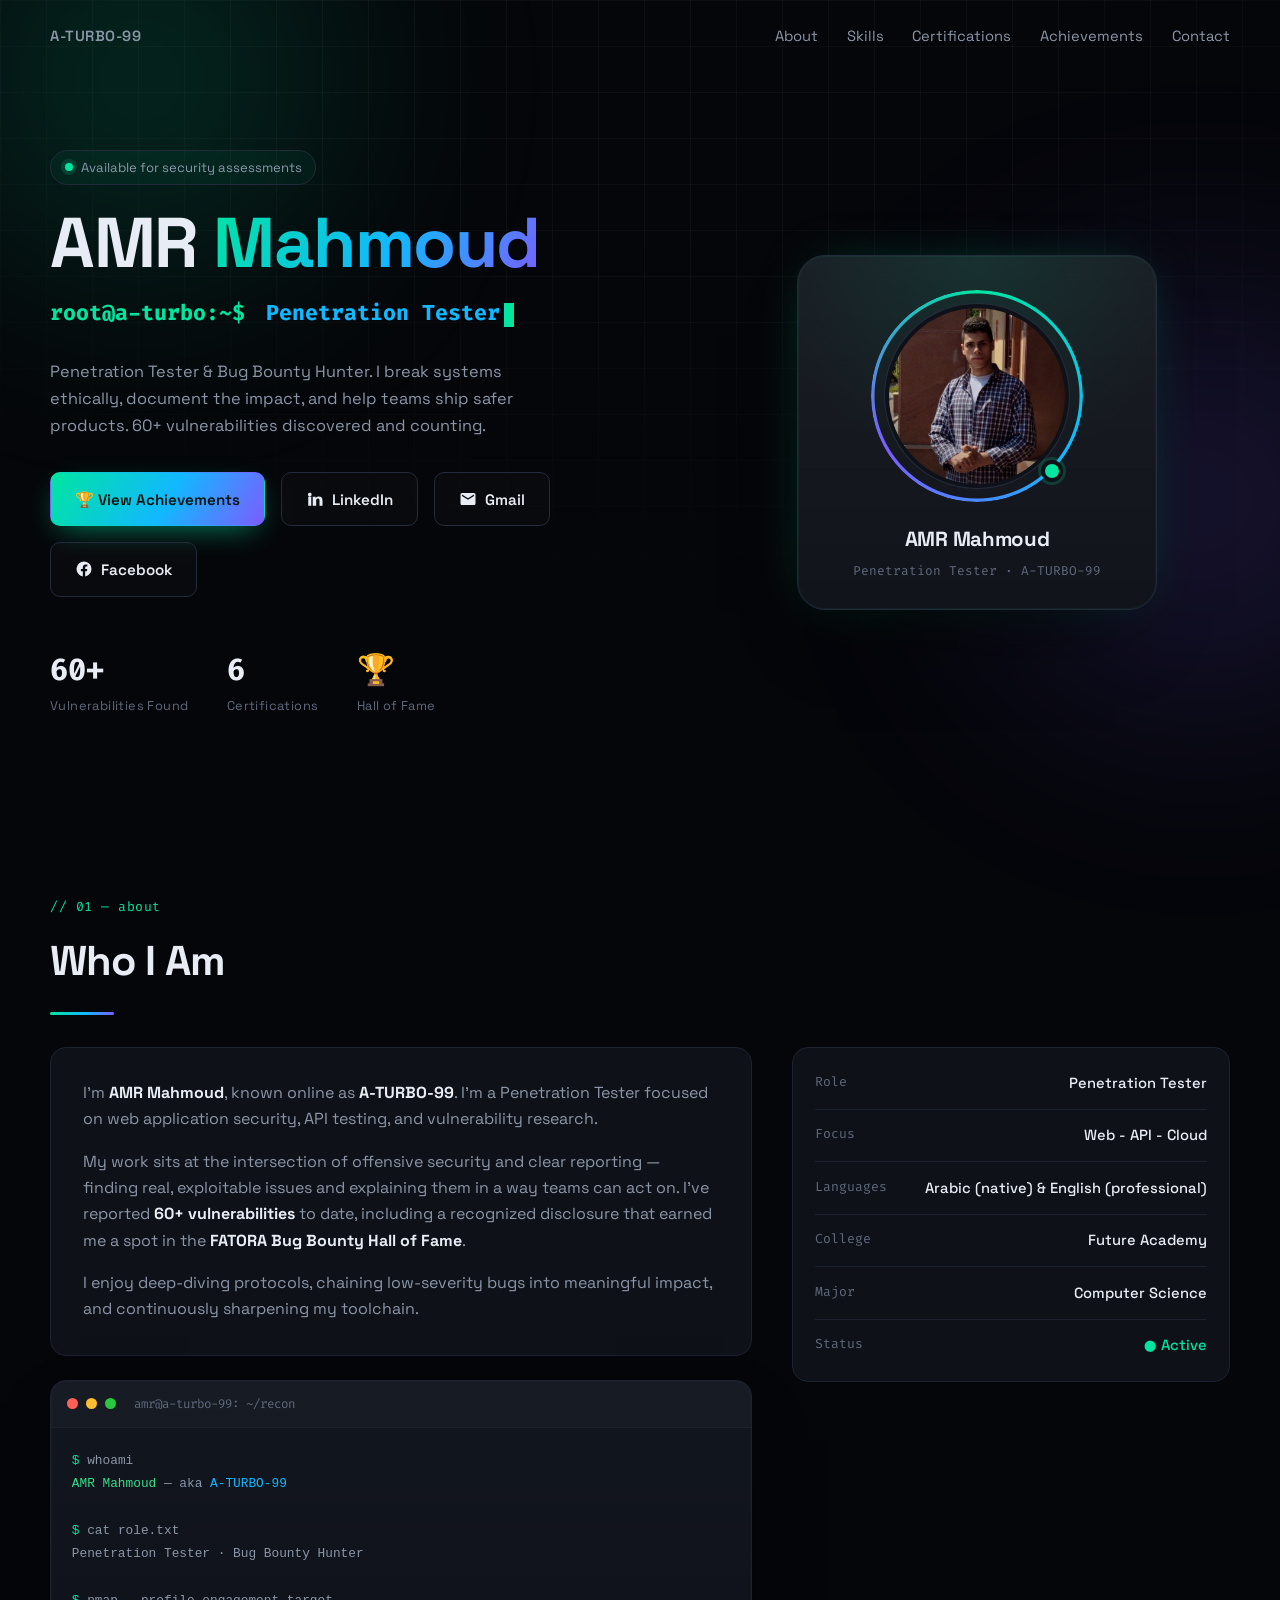
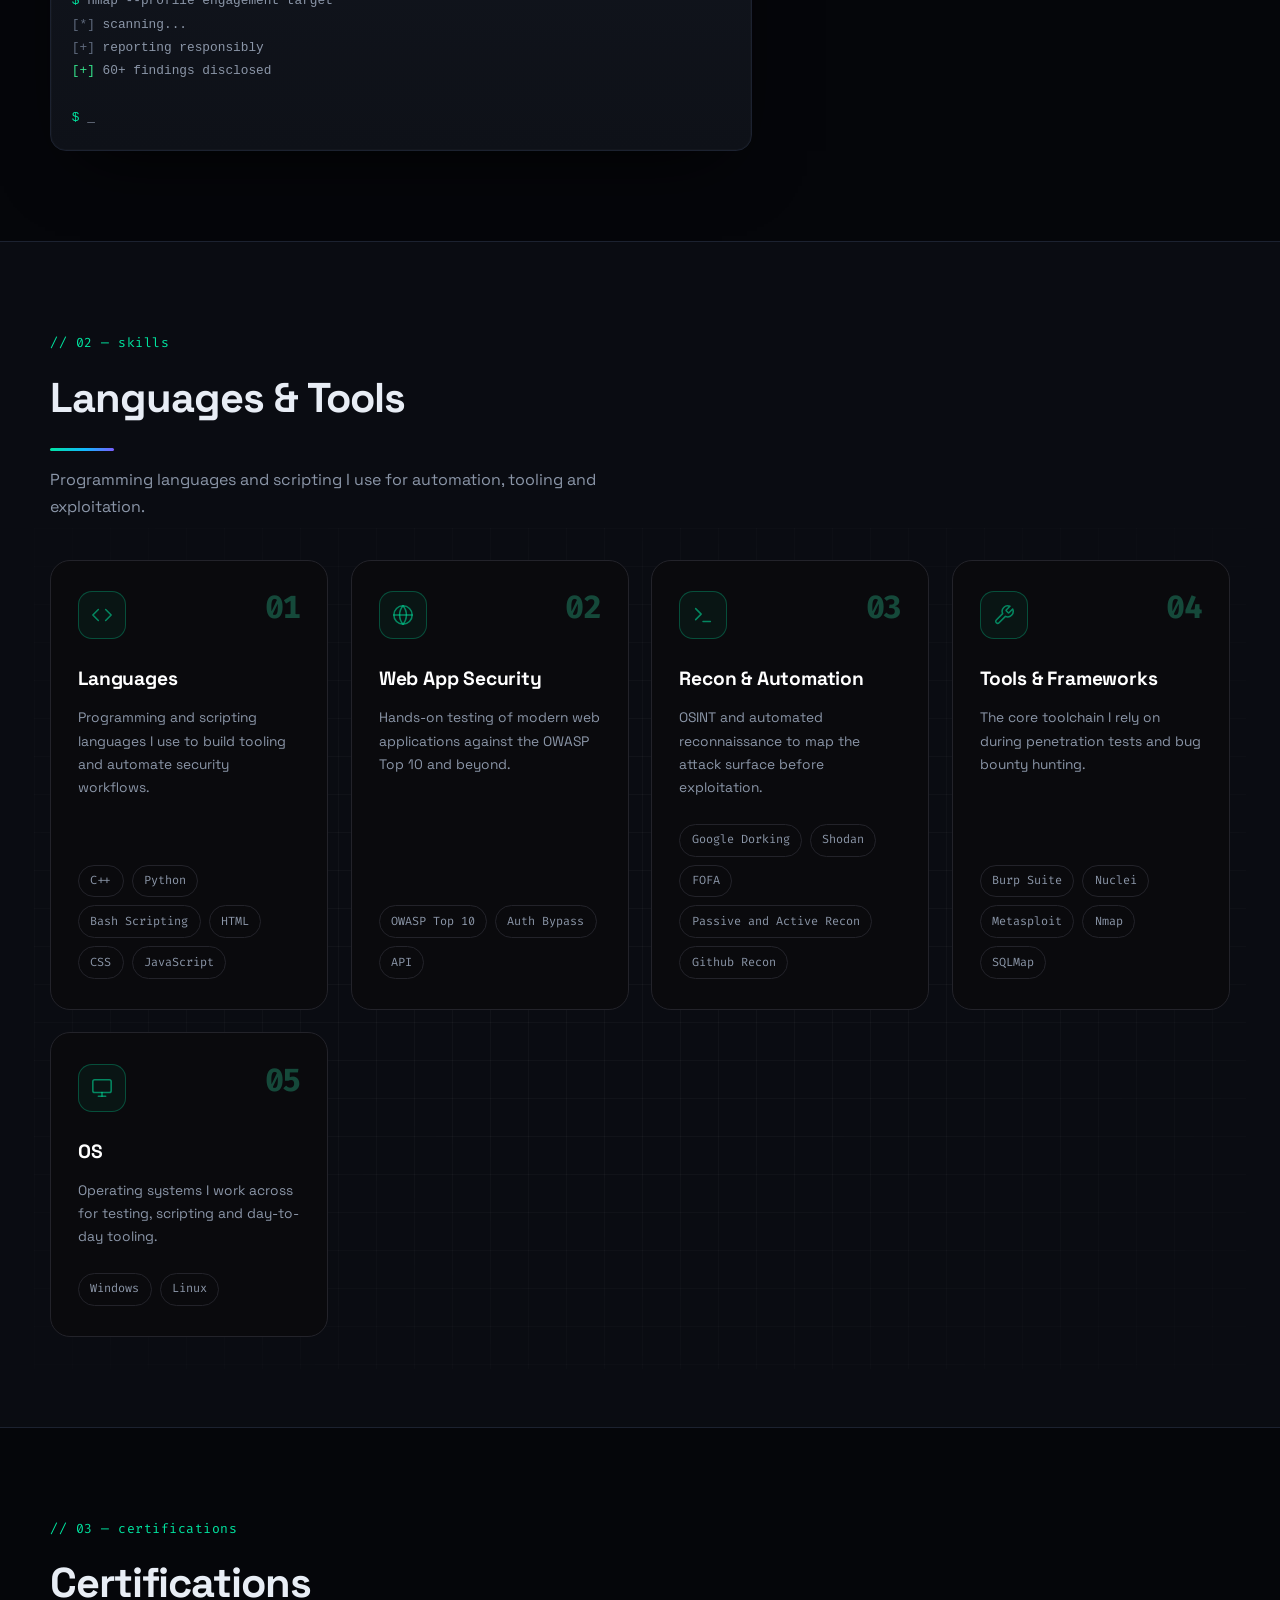
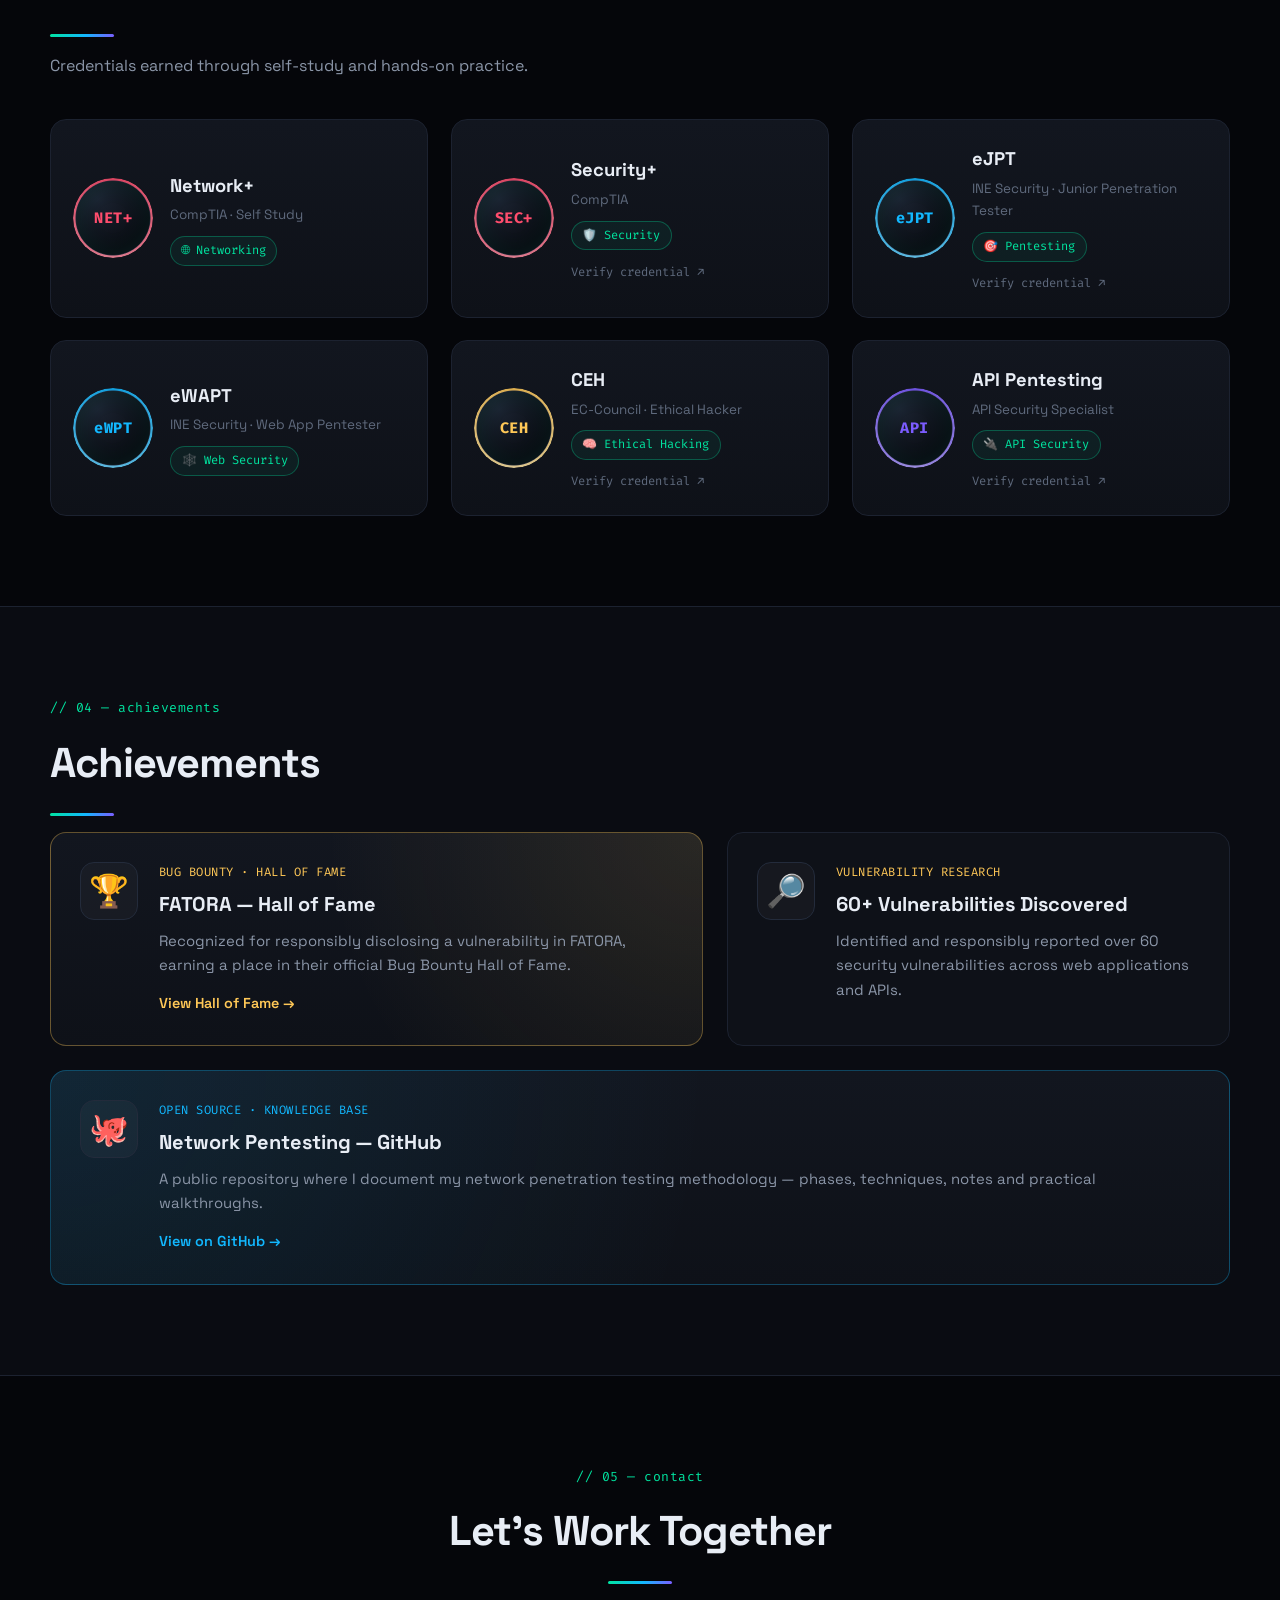
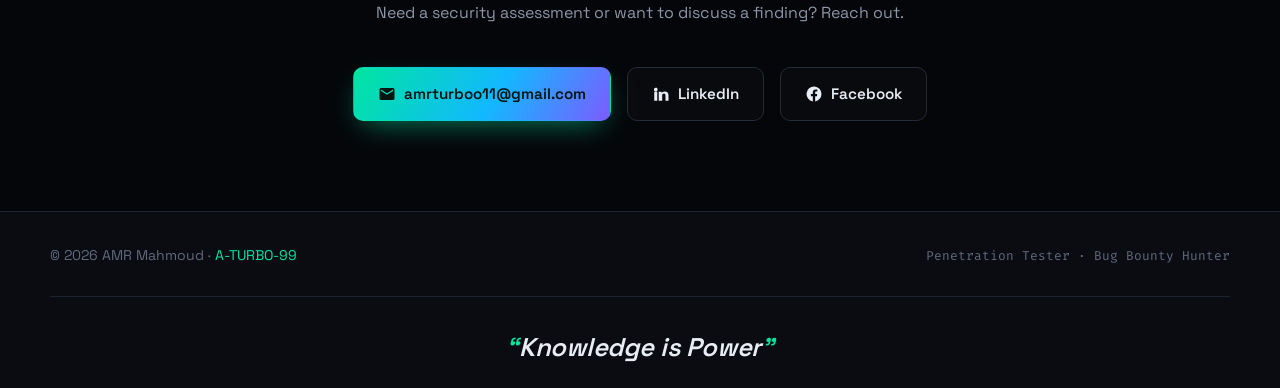
<file: index.html>
<!DOCTYPE html>
<html lang="en">
<head>
<meta charset="UTF-8" />
<meta name="viewport" content="width=device-width, initial-scale=1.0, viewport-fit=cover" />
<meta name="theme-color" content="#05060a" />
<link rel="icon" type="image/png" sizes="32x32" href="assets/favicon.png" />
<link rel="icon" type="image/x-icon" href="assets/favicon.ico" />
<link rel="apple-touch-icon" href="assets/apple-touch-icon.png" />
<title>AMR Mahmoud | Penetration Tester — A-TURBO-99</title>
<meta name="description" content="AMR Mahmoud (A-TURBO-99) — Penetration Tester & Bug Bounty Hunter. 60+ vulnerabilities discovered, FATORA Hall of Fame." />
<link rel="preconnect" href="https://fonts.googleapis.com" />
<link rel="preconnect" href="https://fonts.gstatic.com" crossorigin />
<link href="https://fonts.googleapis.com/css2?family=Fira+Code:wght@400;500;600&family=Space+Grotesk:wght@400;500;600;700&display=swap" rel="stylesheet" />
<link rel="stylesheet" href="css/style.css" />
</head>
<body>

<!-- ===== Background FX ===== -->
<div class="bg-grid" aria-hidden="true"></div>
<div class="bg-glow bg-glow--one" aria-hidden="true"></div>
<div class="bg-glow bg-glow--two" aria-hidden="true"></div>

<!-- ===== Navbar ===== -->
<header class="nav" id="nav">
  <div class="container nav__inner">
    <a href="#home" class="nav__brand">
      <span class="nav__name">A-TURBO-99</span>
    </a>

    <nav class="nav__links" id="navLinks">
      <a href="#about">About</a>
      <a href="#skills">Skills</a>
      <a href="#certs">Certifications</a>
      <a href="#achievements">Achievements</a>
      <a href="#contact">Contact</a>
    </nav>

    <button class="nav__toggle" id="navToggle" aria-label="Toggle menu">
      <span></span><span></span><span></span>
    </button>
  </div>
</header>

<main>

  <!-- ===== Hero ===== -->
  <section class="hero" id="home">
    <div class="container hero__inner">
      <div class="hero__text">
        <p class="hero__eyebrow"><span class="dot"></span> Available for security assessments</p>
        <h1 class="hero__title">
          AMR <span class="grad">Mahmoud</span>
        </h1>
        <h2 class="hero__role">
          <span class="prompt">root@a-turbo:~$</span>
          <span id="typed" class="typed"></span><span class="caret"></span>
        </h2>
        <p class="hero__desc">
          Penetration Tester & Bug Bounty Hunter. I break systems ethically,
          document the impact, and help teams ship safer products. 60+ vulnerabilities
          discovered and counting.
        </p>

        <div class="hero__cta">
          <a href="#achievements" class="btn btn--primary">🏆 View Achievements</a>
          <a href="https://www.linkedin.com/in/amr-mahmoud-92461738a/" target="_blank" rel="noopener" class="btn btn--ghost">
            <svg class="btn__icon" viewBox="0 0 24 24" fill="currentColor" aria-hidden="true"><path d="M4.98 3.5A2.5 2.5 0 1 0 5 8.5a2.5 2.5 0 0 0-.02-5ZM3 9h4v12H3V9Zm6 0h3.83v1.64h.05c.53-1 1.84-2.06 3.78-2.06C20.6 8.58 22 10.6 22 14.02V21h-4v-6.19c0-1.48-.03-3.38-2.06-3.38-2.06 0-2.38 1.6-2.38 3.27V21H9V9Z"/></svg>
            LinkedIn
          </a>
          <a href="mailto:amrturboo11@gmail.com" class="btn btn--ghost">
            <svg class="btn__icon" viewBox="0 0 24 24" fill="currentColor" aria-hidden="true"><path d="M20 4H4a2 2 0 0 0-2 2v12a2 2 0 0 0 2 2h16a2 2 0 0 0 2-2V6a2 2 0 0 0-2-2Zm0 4-8 5-8-5V6l8 5 8-5v2Z"/></svg>
            Gmail
          </a>
          <a href="https://www.facebook.com/amr.mahmoud.474639/" target="_blank" rel="noopener" class="btn btn--ghost">
            <svg class="btn__icon" viewBox="0 0 24 24" fill="currentColor" aria-hidden="true"><path d="M22 12a10 10 0 1 0-11.56 9.88v-6.99H7.9V12h2.54V9.8c0-2.5 1.49-3.89 3.77-3.89 1.09 0 2.24.2 2.24.2v2.46h-1.26c-1.24 0-1.63.77-1.63 1.56V12h2.78l-.44 2.89h-2.34v6.99A10 10 0 0 0 22 12Z"/></svg>
            Facebook
          </a>
        </div>

        <ul class="hero__stats">
          <li><strong>60+</strong><span>Vulnerabilities Found</span></li>
          <li><strong>6</strong><span>Certifications</span></li>
          <li><strong>🏆</strong><span>Hall of Fame</span></li>
        </ul>
      </div>

      <div class="hero__profile">
        <div class="profile">
          <div class="profile__avatar">
            <span class="profile__ring" aria-hidden="true"></span>
            <div class="profile__photo">
              <img src="assets/amr-mahmoud.jpg" alt="AMR Mahmoud — A-TURBO-99, Penetration Tester" loading="eager" />
              <span class="profile__scan" aria-hidden="true"></span>
            </div>
            <span class="profile__status" title="Available"></span>
          </div>

          <div class="profile__id">
            <strong>AMR Mahmoud</strong>
            <span>Penetration Tester · A-TURBO-99</span>
          </div>

        </div>
      </div>
    </div>
  </section>

  <!-- ===== About ===== -->
  <section class="section" id="about">
    <div class="container">
      <p class="section__tag">// 01 — about</p>
      <h2 class="section__title">Who I Am</h2>

      <div class="about">
        <div class="about__main">
          <div class="about__card">
            <p>
              I'm <strong>AMR Mahmoud</strong>, known online as <strong class="accent">A-TURBO-99</strong>.
              I'm a Penetration Tester focused on web application security, API testing,
              and vulnerability research.
            </p>
            <p>
              My work sits at the intersection of offensive security and clear reporting —
              finding real, exploitable issues and explaining them in a way teams can act on.
              I've reported <strong>60+ vulnerabilities</strong> to date, including a recognized
              disclosure that earned me a spot in the <strong>FATORA Bug Bounty Hall of Fame</strong>.
            </p>
            <p>
              I enjoy deep-diving protocols, chaining low-severity bugs into meaningful impact,
              and continuously sharpening my toolchain.
            </p>
          </div>

          <div class="term about__term">
            <div class="term__bar">
              <span class="term__dot term__dot--red"></span>
              <span class="term__dot term__dot--yellow"></span>
              <span class="term__dot term__dot--green"></span>
              <span class="term__title">amr@a-turbo-99: ~/recon</span>
            </div>
            <pre class="term__body"><code><span class="c-p">$</span> whoami
<span class="c-g">AMR Mahmoud</span> — aka <span class="c-c">A-TURBO-99</span>

<span class="c-p">$</span> cat role.txt
Penetration Tester · Bug Bounty Hunter

<span class="c-p">$</span> nmap --profile engagement target
<span class="c-m">[*]</span> scanning...
<span class="c-m">[+]</span> reporting responsibly
<span class="c-g">[+]</span> 60+ findings disclosed

<span class="c-p">$</span> <span class="blink">_</span></code></pre>
          </div>
        </div>

        <aside class="about__meta">
          <div class="meta-row"><span class="meta-key">Role</span><span class="meta-val">Penetration Tester</span></div>
          <div class="meta-row"><span class="meta-key">Focus</span><span class="meta-val">Web - API - Cloud</span></div>
          <div class="meta-row"><span class="meta-key">Languages</span><span class="meta-val">Arabic (native) &amp; English (professional)</span></div>
          <div class="meta-row"><span class="meta-key">College</span><span class="meta-val">Future Academy</span></div>
          <div class="meta-row"><span class="meta-key">Major</span><span class="meta-val">Computer Science</span></div>
          <div class="meta-row"><span class="meta-key">Status</span><span class="meta-val ok">● Active</span></div>
        </aside>
      </div>
    </div>
  </section>

  <!-- ===== Skills ===== -->
  <section class="section section--alt" id="skills">
    <div class="container">
      <p class="section__tag">// 02 — skills</p>
      <h2 class="section__title">Languages & Tools</h2>
      <p class="section__lead">Programming languages and scripting I use for automation, tooling and exploitation.</p>

      <div class="skill-groups">
        <article class="skill-group">
          <div class="skill-group__top">
            <span class="skill-group__icon" aria-hidden="true">
              <svg viewBox="0 0 24 24" fill="none" stroke="currentColor" stroke-width="1.7" stroke-linecap="round" stroke-linejoin="round"><polyline points="16 18 22 12 16 6"/><polyline points="8 6 2 12 8 18"/></svg>
            </span>
            <span class="skill-group__index" aria-hidden="true">01</span>
          </div>
          <h3 class="skill-group__title">Languages</h3>
          <p class="skill-group__desc">Programming and scripting languages I use to build tooling and automate security workflows.</p>
          <div class="skill-group__items">
            <span class="skill">C++</span>
            <span class="skill">Python</span>
            <span class="skill">Bash Scripting</span>
            <span class="skill">HTML</span>
            <span class="skill">CSS</span>
            <span class="skill">JavaScript</span>
          </div>
        </article>

        <article class="skill-group">
          <div class="skill-group__top">
            <span class="skill-group__icon" aria-hidden="true">
              <svg viewBox="0 0 24 24" fill="none" stroke="currentColor" stroke-width="1.7" stroke-linecap="round" stroke-linejoin="round"><circle cx="12" cy="12" r="10"/><line x1="2" y1="12" x2="22" y2="12"/><path d="M12 2a15.3 15.3 0 0 1 0 20 15.3 15.3 0 0 1 0-20z"/></svg>
            </span>
            <span class="skill-group__index" aria-hidden="true">02</span>
          </div>
          <h3 class="skill-group__title">Web App Security</h3>
          <p class="skill-group__desc">Hands-on testing of modern web applications against the OWASP Top 10 and beyond.</p>
          <div class="skill-group__items">
            <span class="skill">OWASP Top 10</span>
            <span class="skill">Auth Bypass</span>
            <span class="skill">API</span>
          </div>
        </article>

        <article class="skill-group">
          <div class="skill-group__top">
            <span class="skill-group__icon" aria-hidden="true">
              <svg viewBox="0 0 24 24" fill="none" stroke="currentColor" stroke-width="1.7" stroke-linecap="round" stroke-linejoin="round"><polyline points="4 17 10 11 4 5"/><line x1="12" y1="19" x2="20" y2="19"/></svg>
            </span>
            <span class="skill-group__index" aria-hidden="true">03</span>
          </div>
          <h3 class="skill-group__title">Recon &amp; Automation</h3>
          <p class="skill-group__desc">OSINT and automated reconnaissance to map the attack surface before exploitation.</p>
          <div class="skill-group__items">
            <span class="skill">Google Dorking</span>
            <span class="skill">Shodan</span>
            <span class="skill">FOFA</span>
            <span class="skill">Passive and Active Recon</span>
            <span class="skill">Github Recon</span>
          </div>
        </article>

        <article class="skill-group">
          <div class="skill-group__top">
            <span class="skill-group__icon" aria-hidden="true">
              <svg viewBox="0 0 24 24" fill="none" stroke="currentColor" stroke-width="1.7" stroke-linecap="round" stroke-linejoin="round"><path d="M14.7 6.3a1 1 0 0 0 0 1.4l1.6 1.6a1 1 0 0 0 1.4 0l3.77-3.77a6 6 0 0 1-7.94 7.94l-6.91 6.91a2.12 2.12 0 0 1-3-3l6.91-6.91a6 6 0 0 1 7.94-7.94l-3.76 3.76z"/></svg>
            </span>
            <span class="skill-group__index" aria-hidden="true">04</span>
          </div>
          <h3 class="skill-group__title">Tools &amp; Frameworks</h3>
          <p class="skill-group__desc">The core toolchain I rely on during penetration tests and bug bounty hunting.</p>
          <div class="skill-group__items">
            <span class="skill">Burp Suite</span>
            <span class="skill">Nuclei</span>
            <span class="skill">Metasploit</span>
            <span class="skill">Nmap</span>
            <span class="skill">SQLMap</span>
          </div>
        </article>

        <article class="skill-group">
          <div class="skill-group__top">
            <span class="skill-group__icon" aria-hidden="true">
              <svg viewBox="0 0 24 24" fill="none" stroke="currentColor" stroke-width="1.7" stroke-linecap="round" stroke-linejoin="round"><rect x="2" y="3" width="20" height="14" rx="2" ry="2"/><line x1="8" y1="21" x2="16" y2="21"/><line x1="12" y1="17" x2="12" y2="21"/></svg>
            </span>
            <span class="skill-group__index" aria-hidden="true">05</span>
          </div>
          <h3 class="skill-group__title">OS</h3>
          <p class="skill-group__desc">Operating systems I work across for testing, scripting and day-to-day tooling.</p>
          <div class="skill-group__items">
            <span class="skill">Windows</span>
            <span class="skill">Linux</span>
          </div>
        </article>
      </div>
    </div>
  </section>

  <!-- ===== Certifications ===== -->
  <section class="section" id="certs">
    <div class="container">
      <p class="section__tag">// 03 — certifications</p>
      <h2 class="section__title">Certifications</h2>
      <p class="section__lead">Credentials earned through self-study and hands-on practice.</p>

      <div class="certs">

        <article class="cert cert--comptia">
          <div class="cert__badge">
            <span class="cert__ring"></span>
            <span class="cert__abbr">NET+</span>
          </div>
          <div class="cert__body">
            <h3 class="cert__name">Network+</h3>
            <p class="cert__issuer">CompTIA · Self Study</p>
            <span class="cert__chip">🌐 Networking</span>
          </div>
        </article>

        <a class="cert cert--comptia cert--link" href="https://netriders.academy/completion-certificate?cert_hash=21094f2377a34afd" target="_blank" rel="noopener">
          <div class="cert__badge">
            <span class="cert__ring"></span>
            <span class="cert__abbr">SEC+</span>
          </div>
          <div class="cert__body">
            <h3 class="cert__name">Security+</h3>
            <p class="cert__issuer">CompTIA</p>
            <span class="cert__chip">🛡️ Security</span>
            <span class="cert__verify">Verify credential ↗</span>
          </div>
        </a>

        <a class="cert cert--ine cert--link" href="https://netriders.academy/completion-certificate?cert_hash=232f4966ce5c49c9" target="_blank" rel="noopener">
          <div class="cert__badge">
            <span class="cert__ring"></span>
            <span class="cert__abbr">eJPT</span>
          </div>
          <div class="cert__body">
            <h3 class="cert__name">eJPT</h3>
            <p class="cert__issuer">INE Security · Junior Penetration Tester</p>
            <span class="cert__chip">🎯 Pentesting</span>
            <span class="cert__verify">Verify credential ↗</span>
          </div>
        </a>

        <article class="cert cert--ine">
          <div class="cert__badge">
            <span class="cert__ring"></span>
            <span class="cert__abbr">eWPT</span>
          </div>
          <div class="cert__body">
            <h3 class="cert__name">eWAPT</h3>
            <p class="cert__issuer">INE Security · Web App Pentester</p>
            <span class="cert__chip">🕸️ Web Security</span>
          </div>
        </article>

        <a class="cert cert--ec cert--link" href="https://maharatech.gov.eg/badges/badge.php?hash=9f0f06c0cc59733f0928ee1c729ebdb993a45ac8" target="_blank" rel="noopener">
          <div class="cert__badge">
            <span class="cert__ring"></span>
            <span class="cert__abbr">CEH</span>
          </div>
          <div class="cert__body">
            <h3 class="cert__name">CEH</h3>
            <p class="cert__issuer">EC-Council · Ethical Hacker</p>
            <span class="cert__chip">🧠 Ethical Hacking</span>
            <span class="cert__verify">Verify credential ↗</span>
          </div>
        </a>

        <a class="cert cert--api cert--link" href="https://www.credly.com/badges/f1c029b2-734c-468c-82ff-5e06b8e18b50/public_url" target="_blank" rel="noopener">
          <div class="cert__badge">
            <span class="cert__ring"></span>
            <span class="cert__abbr">API</span>
          </div>
          <div class="cert__body">
            <h3 class="cert__name">API Pentesting</h3>
            <p class="cert__issuer">API Security Specialist</p>
            <span class="cert__chip">🔌 API Security</span>
            <span class="cert__verify">Verify credential ↗</span>
          </div>
        </a>

      </div>
    </div>
  </section>

  <!-- ===== Achievements ===== -->
  <section class="section section--alt" id="achievements">
    <div class="container">
      <p class="section__tag">// 04 — achievements</p>
      <h2 class="section__title">Achievements</h2>

      <div class="awards">
        <a href="https://fatora.io/en/bug-bounty-hall-of-fame/" target="_blank" rel="noopener" class="award award--feature">
          <div class="award__icon">🏆</div>
          <div class="award__content">
            <p class="award__kicker">Bug Bounty · Hall of Fame</p>
            <h3 class="award__title">FATORA — Hall of Fame</h3>
            <p class="award__desc">
              Recognized for responsibly disclosing a vulnerability in FATORA,
              earning a place in their official Bug Bounty Hall of Fame.
            </p>
            <span class="award__link">View Hall of Fame →</span>
          </div>
        </a>

        <div class="award">
          <div class="award__icon">🔎</div>
          <div class="award__content">
            <p class="award__kicker">Vulnerability Research</p>
            <h3 class="award__title">60+ Vulnerabilities Discovered</h3>
            <p class="award__desc">
              Identified and responsibly reported over 60 security vulnerabilities
              across web applications and APIs.
            </p>
          </div>
        </div>

        <a href="https://github.com/A-TURBO-99/Network-Pentesting" target="_blank" rel="noopener" class="award award--gh">
          <div class="award__icon">🐙</div>
          <div class="award__content">
            <p class="award__kicker">Open Source · Knowledge Base</p>
            <h3 class="award__title">Network Pentesting — GitHub</h3>
            <p class="award__desc">
              A public repository where I document my network penetration testing
              methodology — phases, techniques, notes and practical walkthroughs.
            </p>
            <span class="award__link">View on GitHub →</span>
          </div>
        </a>
      </div>
    </div>
  </section>

  <!-- ===== Contact ===== -->
  <section class="section" id="contact">
    <div class="container contact">
      <p class="section__tag">// 05 — contact</p>
      <h2 class="section__title">Let's Work Together</h2>
      <p class="section__lead">
        Need a security assessment or want to discuss a finding? Reach out.
      </p>
      <div class="contact__actions">
        <a href="mailto:amrturboo11@gmail.com" class="btn btn--primary">
          <svg class="btn__icon" viewBox="0 0 24 24" fill="currentColor" aria-hidden="true"><path d="M20 4H4a2 2 0 0 0-2 2v12a2 2 0 0 0 2 2h16a2 2 0 0 0 2-2V6a2 2 0 0 0-2-2Zm0 4-8 5-8-5V6l8 5 8-5v2Z"/></svg>
          amrturboo11@gmail.com
        </a>
        <a href="https://www.linkedin.com/in/amr-mahmoud-92461738a/" target="_blank" rel="noopener" class="btn btn--ghost">
          <svg class="btn__icon" viewBox="0 0 24 24" fill="currentColor" aria-hidden="true"><path d="M4.98 3.5A2.5 2.5 0 1 0 5 8.5a2.5 2.5 0 0 0-.02-5ZM3 9h4v12H3V9Zm6 0h3.83v1.64h.05c.53-1 1.84-2.06 3.78-2.06C20.6 8.58 22 10.6 22 14.02V21h-4v-6.19c0-1.48-.03-3.38-2.06-3.38-2.06 0-2.38 1.6-2.38 3.27V21H9V9Z"/></svg>
          LinkedIn
        </a>
        <a href="https://www.facebook.com/amr.mahmoud.474639/" target="_blank" rel="noopener" class="btn btn--ghost">
          <svg class="btn__icon" viewBox="0 0 24 24" fill="currentColor" aria-hidden="true"><path d="M22 12a10 10 0 1 0-11.56 9.88v-6.99H7.9V12h2.54V9.8c0-2.5 1.49-3.89 3.77-3.89 1.09 0 2.24.2 2.24.2v2.46h-1.26c-1.24 0-1.63.77-1.63 1.56V12h2.78l-.44 2.89h-2.34v6.99A10 10 0 0 0 22 12Z"/></svg>
          Facebook
        </a>
      </div>
    </div>
  </section>

</main>

<footer class="footer">
  <div class="container footer__inner">
    <p>© <span id="year"></span> AMR Mahmoud · <span class="accent">A-TURBO-99</span></p>
    <p class="footer__note">Penetration Tester · Bug Bounty Hunter</p>
  </div>
  <div class="container">
    <figure class="footer__quote">
      <blockquote><span class="accent">“</span>Knowledge is Power<span class="accent">”</span></blockquote>
    </figure>
  </div>
</footer>

<script src="js/main.js"></script>
</body>
</html>
</file>
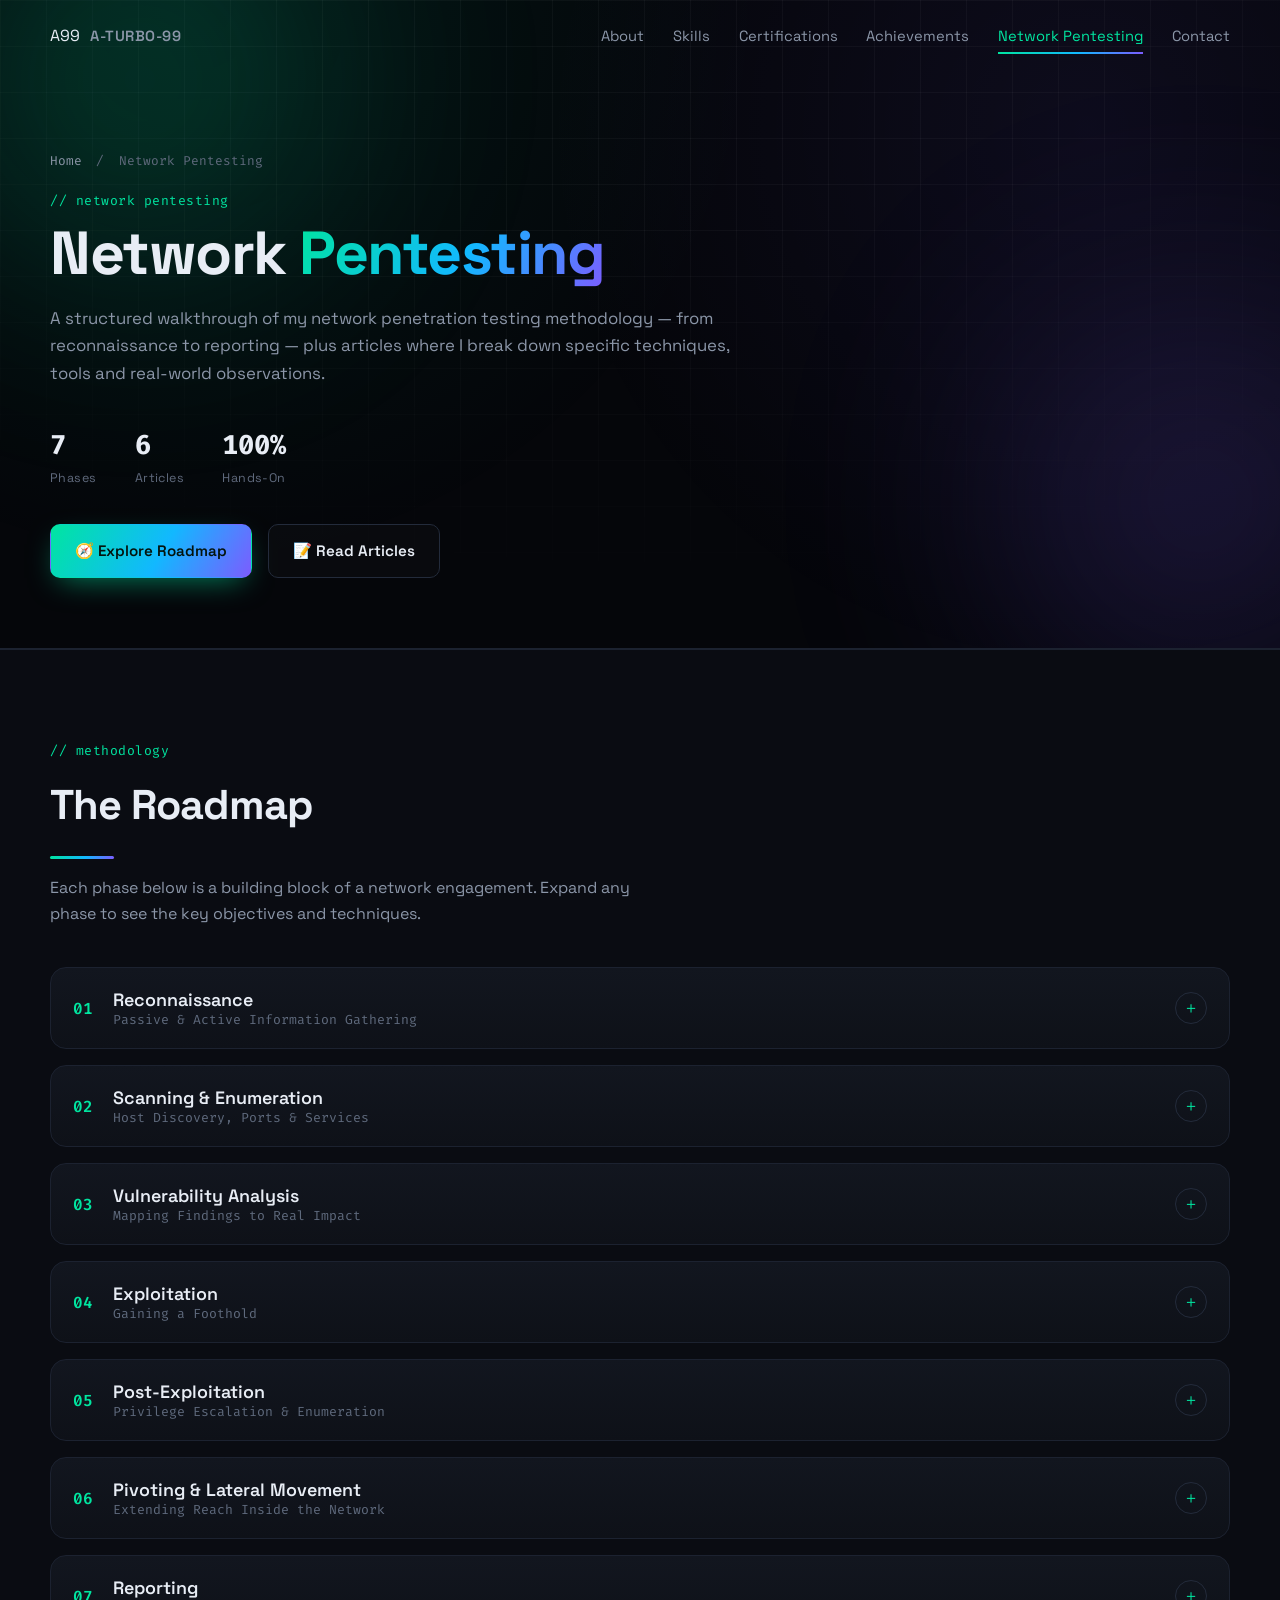
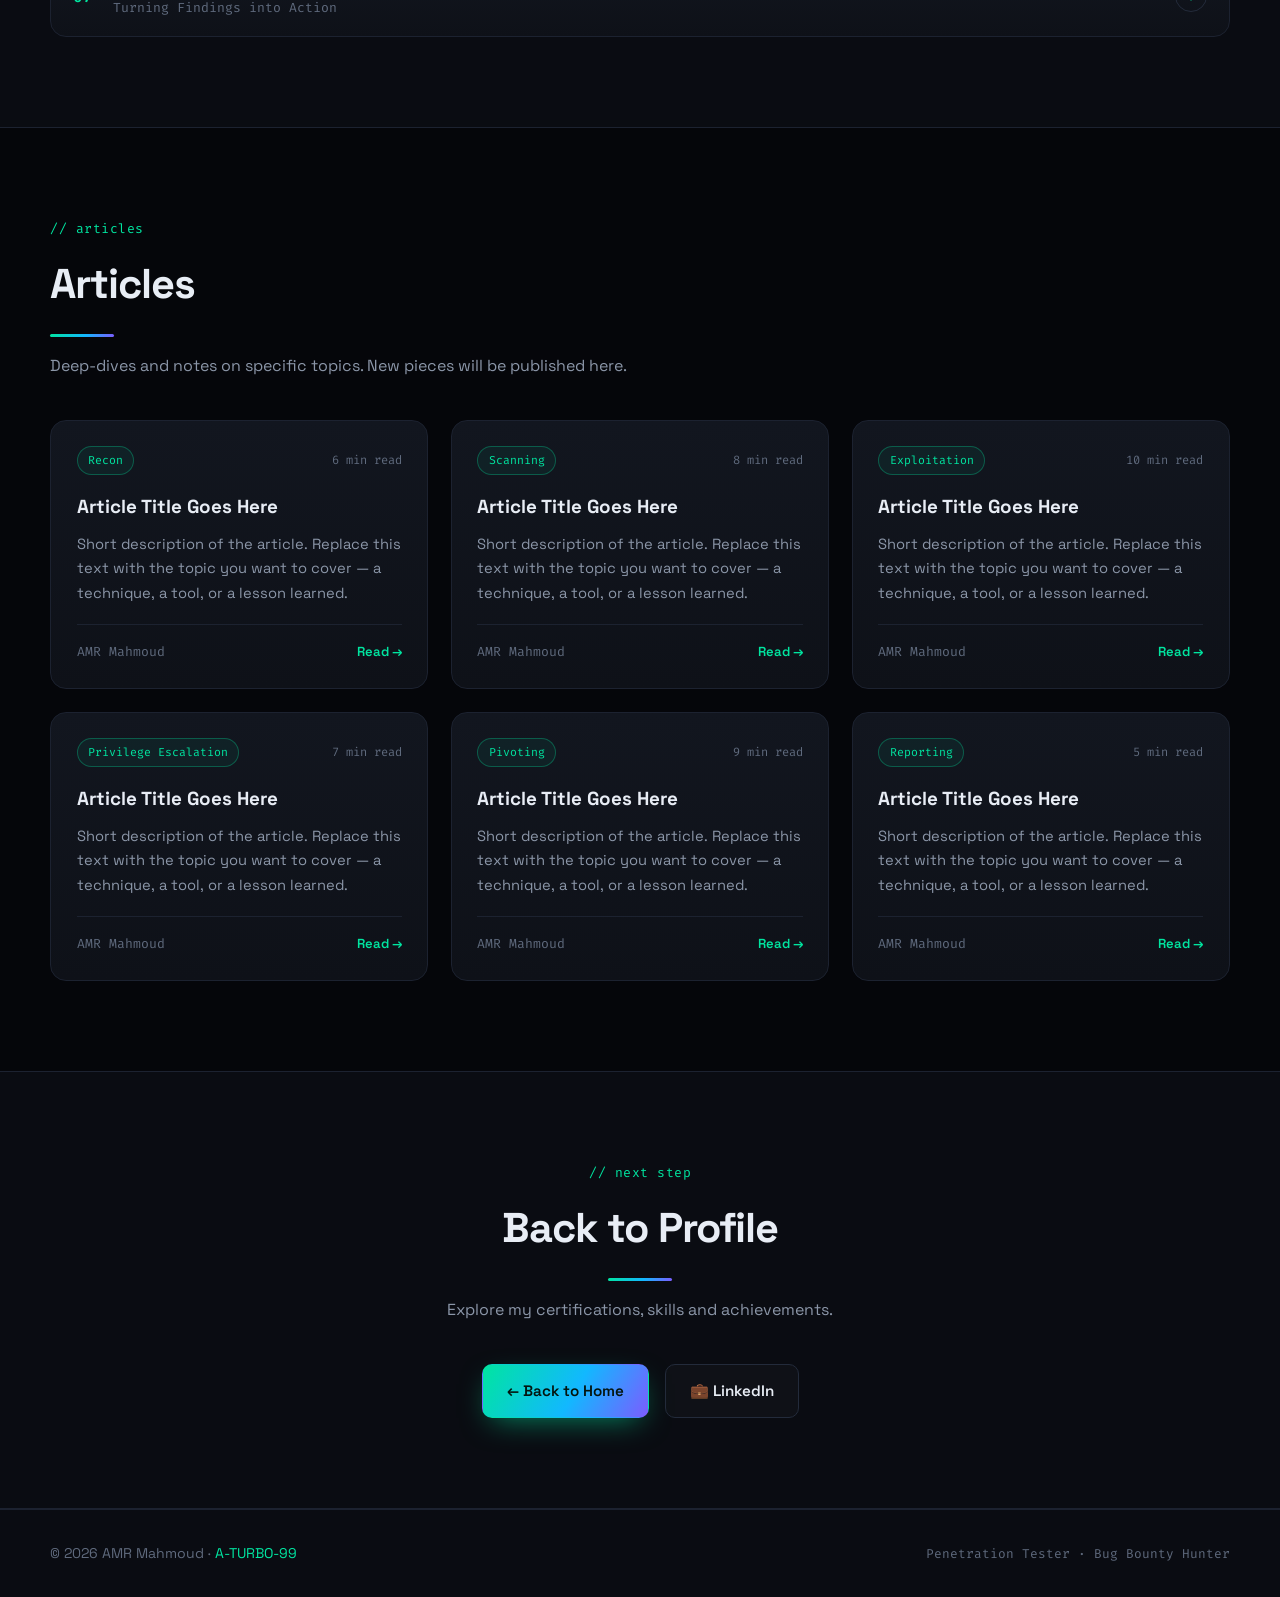
<file: network-pentesting.html>
<!DOCTYPE html>
<html lang="en">
<head>
<meta charset="UTF-8" />
<meta name="viewport" content="width=device-width, initial-scale=1.0" />
<title>Network Pentesting | AMR Mahmoud — A-TURBO-99</title>
<meta name="description" content="Network Pentesting roadmap and articles by AMR Mahmoud (A-TURBO-99) — phases, methodology and practical notes." />
<link rel="icon" type="image/jpeg" href="assets/favicon.jpg" />
<link rel="apple-touch-icon" href="assets/favicon.jpg" />
<link rel="preconnect" href="https://fonts.googleapis.com" />
<link rel="preconnect" href="https://fonts.gstatic.com" crossorigin />
<link href="https://fonts.googleapis.com/css2?family=Fira+Code:wght@400;500;600&family=Space+Grotesk:wght@400;500;600;700&display=swap" rel="stylesheet" />
<link rel="stylesheet" href="css/style.css" />
</head>
<body>

<!-- ===== Background FX ===== -->
<div class="bg-grid" aria-hidden="true"></div>
<div class="bg-glow bg-glow--one" aria-hidden="true"></div>
<div class="bg-glow bg-glow--two" aria-hidden="true"></div>

<!-- ===== Navbar ===== -->
<header class="nav is-scrolled" id="nav">
  <div class="container nav__inner">
    <a href="index.html" class="nav__brand">
      <span class="nav__logo">A<span class="nav__logo-accent">99</span></span>
      <span class="nav__name">A-TURBO-99</span>
    </a>

    <nav class="nav__links" id="navLinks">
      <a href="index.html#about">About</a>
      <a href="index.html#skills">Skills</a>
      <a href="index.html#certs">Certifications</a>
      <a href="index.html#achievements">Achievements</a>
      <a href="network-pentesting.html" class="is-active">Network Pentesting</a>
      <a href="index.html#contact">Contact</a>
    </nav>

    <button class="nav__toggle" id="navToggle" aria-label="Toggle menu">
      <span></span><span></span><span></span>
    </button>
  </div>
</header>

<main>

  <!-- ===== Page Hero ===== -->
  <section class="page-hero">
    <div class="container">
      <p class="breadcrumb"><a href="index.html">Home</a> <span>/</span> Network Pentesting</p>
      <p class="section__tag">// network pentesting</p>
      <h1 class="page-hero__title">Network <span class="grad">Pentesting</span></h1>
      <p class="page-hero__lead">
        A structured walkthrough of my network penetration testing methodology —
        from reconnaissance to reporting — plus articles where I break down
        specific techniques, tools and real-world observations.
      </p>

      <ul class="page-hero__stats">
        <li><strong>7</strong><span>Phases</span></li>
        <li><strong>6</strong><span>Articles</span></li>
        <li><strong>100%</strong><span>Hands-On</span></li>
      </ul>

      <div class="page-hero__actions">
        <a href="#roadmap" class="btn btn--primary">🧭 Explore Roadmap</a>
        <a href="#articles" class="btn btn--ghost">📝 Read Articles</a>
      </div>
    </div>
  </section>

  <!-- ===== Roadmap / Phases ===== -->
  <section class="section section--alt" id="roadmap">
    <div class="container">
      <p class="section__tag">// methodology</p>
      <h2 class="section__title">The Roadmap</h2>
      <p class="section__lead">
        Each phase below is a building block of a network engagement. Expand any phase
        to see the key objectives and techniques.
      </p>

      <div class="roadmap">

        <article class="phase">
          <button class="phase__head" aria-expanded="false">
            <span class="phase__num">01</span>
            <span class="phase__meta">
              <span class="phase__title">Reconnaissance</span>
              <span class="phase__sub">Passive &amp; Active Information Gathering</span>
            </span>
            <span class="phase__icon">＋</span>
          </button>
          <div class="phase__body">
            <ul class="bullets">
              <li>Passive OSINT: WHOIS, DNS records, certificate transparency, subdomain discovery.</li>
              <li>Active scanning preparation: scope validation and rules of engagement.</li>
              <li>Fingerprinting the target's external footprint before touching a packet.</li>
            </ul>
          </div>
        </article>

        <article class="phase">
          <button class="phase__head" aria-expanded="false">
            <span class="phase__num">02</span>
            <span class="phase__meta">
              <span class="phase__title">Scanning &amp; Enumeration</span>
              <span class="phase__sub">Host Discovery, Ports &amp; Services</span>
            </span>
            <span class="phase__icon">＋</span>
          </button>
          <div class="phase__body">
            <ul class="bullets">
              <li>Host discovery and network mapping with Nmap and ARP-based techniques.</li>
              <li>Port scanning strategies: TCP connect, SYN, UDP, and timing trade-offs.</li>
              <li>Service/version detection and banner grabbing.</li>
              <li>Protocol enumeration: SMB, SNMP, LDAP, NFS, FTP, and more.</li>
            </ul>
          </div>
        </article>

        <article class="phase">
          <button class="phase__head" aria-expanded="false">
            <span class="phase__num">03</span>
            <span class="phase__meta">
              <span class="phase__title">Vulnerability Analysis</span>
              <span class="phase__sub">Mapping Findings to Real Impact</span>
            </span>
            <span class="phase__icon">＋</span>
          </button>
          <div class="phase__body">
            <ul class="bullets">
              <li>Correlating service versions with known CVEs.</li>
              <li>Manual validation to eliminate false positives.</li>
              <li>Prioritising by exploitability and business impact.</li>
            </ul>
          </div>
        </article>

        <article class="phase">
          <button class="phase__head" aria-expanded="false">
            <span class="phase__num">04</span>
            <span class="phase__meta">
              <span class="phase__title">Exploitation</span>
              <span class="phase__sub">Gaining a Foothold</span>
            </span>
            <span class="phase__icon">＋</span>
          </button>
          <div class="phase__body">
            <ul class="bullets">
              <li>Exploiting network services: misconfigurations, weak credentials, known CVEs.</li>
              <li>Metasploit workflow and manual exploitation.</li>
              <li>Reverse vs. bind shells and payload considerations.</li>
            </ul>
          </div>
        </article>

        <article class="phase">
          <button class="phase__head" aria-expanded="false">
            <span class="phase__num">05</span>
            <span class="phase__meta">
              <span class="phase__title">Post-Exploitation</span>
              <span class="phase__sub">Privilege Escalation &amp; Enumeration</span>
            </span>
            <span class="phase__icon">＋</span>
          </button>
          <div class="phase__body">
            <ul class="bullets">
              <li>Local enumeration on Linux and Windows.</li>
              <li>Privilege escalation paths: misconfigurations, SUID, scheduled tasks, services.</li>
              <li>Credential harvesting and understanding what access is worth.</li>
            </ul>
          </div>
        </article>

        <article class="phase">
          <button class="phase__head" aria-expanded="false">
            <span class="phase__num">06</span>
            <span class="phase__meta">
              <span class="phase__title">Pivoting &amp; Lateral Movement</span>
              <span class="phase__sub">Extending Reach Inside the Network</span>
            </span>
            <span class="phase__icon">＋</span>
          </button>
          <div class="phase__body">
            <ul class="bullets">
              <li>Internal network discovery from a compromised host.</li>
              <li>Port forwarding and tunnelling concepts.</li>
              <li>Chaining access to reach segmented assets.</li>
            </ul>
          </div>
        </article>

        <article class="phase">
          <button class="phase__head" aria-expanded="false">
            <span class="phase__num">07</span>
            <span class="phase__meta">
              <span class="phase__title">Reporting</span>
              <span class="phase__sub">Turning Findings into Action</span>
            </span>
            <span class="phase__icon">＋</span>
          </button>
          <div class="phase__body">
            <ul class="bullets">
              <li>Clear, reproducible proof-of-concepts.</li>
              <li>Risk rating and remediation guidance.</li>
              <li>Executive summary vs. technical detail.</li>
            </ul>
          </div>
        </article>

      </div>
    </div>
  </section>

  <!-- ===== Articles ===== -->
  <section class="section" id="articles">
    <div class="container">
      <p class="section__tag">// articles</p>
      <h2 class="section__title">Articles</h2>
      <p class="section__lead">
        Deep-dives and notes on specific topics. New pieces will be published here.
      </p>

      <div class="articles">

        <article class="post">
          <div class="post__top">
            <span class="post__tag">Recon</span>
            <span class="post__time">6 min read</span>
          </div>
          <h3 class="post__title">Article Title Goes Here</h3>
          <p class="post__excerpt">
            Short description of the article. Replace this text with the topic you want
            to cover — a technique, a tool, or a lesson learned.
          </p>
          <div class="post__foot">
            <span class="post__author">AMR Mahmoud</span>
            <span class="post__more">Read →</span>
          </div>
        </article>

        <article class="post">
          <div class="post__top">
            <span class="post__tag">Scanning</span>
            <span class="post__time">8 min read</span>
          </div>
          <h3 class="post__title">Article Title Goes Here</h3>
          <p class="post__excerpt">
            Short description of the article. Replace this text with the topic you want
            to cover — a technique, a tool, or a lesson learned.
          </p>
          <div class="post__foot">
            <span class="post__author">AMR Mahmoud</span>
            <span class="post__more">Read →</span>
          </div>
        </article>

        <article class="post">
          <div class="post__top">
            <span class="post__tag">Exploitation</span>
            <span class="post__time">10 min read</span>
          </div>
          <h3 class="post__title">Article Title Goes Here</h3>
          <p class="post__excerpt">
            Short description of the article. Replace this text with the topic you want
            to cover — a technique, a tool, or a lesson learned.
          </p>
          <div class="post__foot">
            <span class="post__author">AMR Mahmoud</span>
            <span class="post__more">Read →</span>
          </div>
        </article>

        <article class="post">
          <div class="post__top">
            <span class="post__tag">Privilege Escalation</span>
            <span class="post__time">7 min read</span>
          </div>
          <h3 class="post__title">Article Title Goes Here</h3>
          <p class="post__excerpt">
            Short description of the article. Replace this text with the topic you want
            to cover — a technique, a tool, or a lesson learned.
          </p>
          <div class="post__foot">
            <span class="post__author">AMR Mahmoud</span>
            <span class="post__more">Read →</span>
          </div>
        </article>

        <article class="post">
          <div class="post__top">
            <span class="post__tag">Pivoting</span>
            <span class="post__time">9 min read</span>
          </div>
          <h3 class="post__title">Article Title Goes Here</h3>
          <p class="post__excerpt">
            Short description of the article. Replace this text with the topic you want
            to cover — a technique, a tool, or a lesson learned.
          </p>
          <div class="post__foot">
            <span class="post__author">AMR Mahmoud</span>
            <span class="post__more">Read →</span>
          </div>
        </article>

        <article class="post">
          <div class="post__top">
            <span class="post__tag">Reporting</span>
            <span class="post__time">5 min read</span>
          </div>
          <h3 class="post__title">Article Title Goes Here</h3>
          <p class="post__excerpt">
            Short description of the article. Replace this text with the topic you want
            to cover — a technique, a tool, or a lesson learned.
          </p>
          <div class="post__foot">
            <span class="post__author">AMR Mahmoud</span>
            <span class="post__more">Read →</span>
          </div>
        </article>

      </div>
    </div>
  </section>

  <!-- ===== CTA ===== -->
  <section class="section section--alt">
    <div class="container contact">
      <p class="section__tag">// next step</p>
      <h2 class="section__title">Back to Profile</h2>
      <p class="section__lead">Explore my certifications, skills and achievements.</p>
      <div class="contact__actions">
        <a href="index.html" class="btn btn--primary">← Back to Home</a>
        <a href="https://www.linkedin.com/in/amr-mahmoud-92461738a/" target="_blank" rel="noopener" class="btn btn--ghost">💼 LinkedIn</a>
      </div>
    </div>
  </section>

</main>

<footer class="footer">
  <div class="container footer__inner">
    <p>© <span id="year"></span> AMR Mahmoud · <span class="accent">A-TURBO-99</span></p>
    <p class="footer__note">Penetration Tester · Bug Bounty Hunter</p>
  </div>
</footer>

<script src="js/main.js"></script>
</body>
</html>
</file>
<file: css/style.css>
/* =========================================================
   AMR Mahmoud · A-TURBO-99 — Penetration Tester Portfolio
   Theme: Black / Professional Security
   ========================================================= */

:root {
  --bg:            #05060a;
  --bg-alt:        #0a0c12;
  --panel:         #0e1118;
  --panel-2:       #12161f;
  --line:          #1c2230;
  --line-soft:     #232b3b;

  --text:          #e8edf5;
  --muted:         #8b96a8;
  --muted-2:       #5f6a7d;

  --accent:        #00e5a0;
  --accent-2:      #12b8ff;
  --accent-3:      #7c5cff;
  --danger:        #ff4d6d;
  --warn:          #ffc857;

  --grad:          linear-gradient(120deg, var(--accent) 0%, var(--accent-2) 55%, var(--accent-3) 100%);

  --radius:        16px;
  --radius-sm:     10px;
  --maxw:          1180px;

  --mono:          "Fira Code", ui-monospace, SFMono-Regular, Menlo, monospace;
  --sans:          "Space Grotesk", system-ui, -apple-system, Segoe UI, sans-serif;
}

* { box-sizing: border-box; margin: 0; padding: 0; }

html { scroll-behavior: smooth; scroll-padding-top: 90px; }

body {
  background: var(--bg);
  color: var(--text);
  font-family: var(--sans);
  line-height: 1.65;
  overflow-x: hidden;
  -webkit-font-smoothing: antialiased;
  -webkit-text-size-adjust: 100%;
  text-size-adjust: 100%;
}

a { color: inherit; text-decoration: none; }
img { max-width: 100%; display: block; }

.container {
  width: min(100% - 2.5rem, var(--maxw));
  margin-inline: auto;
}

.accent { color: var(--accent); }
.grad {
  background: var(--grad);
  -webkit-background-clip: text;
  background-clip: text;
  color: transparent;
}

/* ===== Background FX ===== */
.bg-grid {
  position: fixed;
  inset: 0;
  z-index: -3;
  background-image:
    linear-gradient(to right, rgba(255,255,255,.035) 1px, transparent 1px),
    linear-gradient(to bottom, rgba(255,255,255,.035) 1px, transparent 1px);
  background-size: 46px 46px;
  mask-image: radial-gradient(ellipse 90% 70% at 50% 0%, #000 35%, transparent 100%);
}

.bg-glow {
  position: fixed;
  z-index: -2;
  border-radius: 50%;
  filter: blur(120px);
  opacity: .28;
  pointer-events: none;
}
.bg-glow--one {
  width: 520px; height: 520px;
  top: -180px; left: -120px;
  background: radial-gradient(circle, var(--accent) 0%, transparent 70%);
}
.bg-glow--two {
  width: 560px; height: 560px;
  top: 220px; right: -200px;
  background: radial-gradient(circle, var(--accent-3) 0%, transparent 70%);
}

/* ===== Navbar ===== */
.nav {
  position: fixed;
  top: 0; left: 0; right: 0;
  z-index: 100;
  transition: background .3s, border-color .3s, backdrop-filter .3s;
  border-bottom: 1px solid transparent;
}
.nav.is-scrolled {
  background: rgba(5,6,10,.78);
  backdrop-filter: blur(14px);
  border-bottom-color: var(--line);
}
.nav__inner {
  display: flex;
  align-items: center;
  justify-content: space-between;
  height: 72px;
}
.nav__brand { display: flex; align-items: center; gap: .65rem; }
.nav__name { font-weight: 600; letter-spacing: .5px; color: var(--muted); font-size: .92rem; }

.nav__links { display: flex; gap: 1.8rem; }
.nav__links a {
  font-size: .92rem;
  color: var(--muted);
  position: relative;
  transition: color .2s;
}
.nav__links a::after {
  content: "";
  position: absolute;
  left: 0; bottom: -6px;
  width: 0; height: 2px;
  background: var(--grad);
  transition: width .25s ease;
}
.nav__links a:hover { color: var(--text); }
.nav__links a:hover::after { width: 100%; }

.nav__toggle {
  display: none;
  flex-direction: column;
  gap: 5px;
  background: none;
  border: 0;
  cursor: pointer;
  padding: .4rem;
}
.nav__toggle span {
  width: 24px; height: 2px;
  background: var(--text);
  border-radius: 2px;
  transition: .25s;
}

/* ===== Hero ===== */
.hero { padding: 150px 0 90px; position: relative; }
.hero__inner {
  display: grid;
  grid-template-columns: 1.1fr .9fr;
  gap: 3.5rem;
  align-items: center;
}
.hero__eyebrow {
  display: inline-flex;
  align-items: center;
  gap: .5rem;
  font-size: .82rem;
  color: var(--muted);
  border: 1px solid var(--line-soft);
  border-radius: 999px;
  padding: .35rem .85rem;
  background: rgba(0,229,160,.05);
  margin-bottom: 1.4rem;
}
.dot {
  width: 8px; height: 8px;
  border-radius: 50%;
  background: var(--accent);
  box-shadow: 0 0 0 4px rgba(0,229,160,.15);
  animation: pulse 2s infinite;
}
@keyframes pulse {
  0%,100% { box-shadow: 0 0 0 3px rgba(0,229,160,.18); }
  50%     { box-shadow: 0 0 0 8px rgba(0,229,160,0); }
}

.hero__title {
  font-size: clamp(2.6rem, 6vw, 4.4rem);
  line-height: 1.04;
  font-weight: 700;
  letter-spacing: -1.5px;
}
.hero__role {
  font-family: var(--mono);
  font-size: clamp(1rem, 2vw, 1.35rem);
  margin-top: 1rem;
  color: var(--text);
  min-height: 1.8em;
}
.prompt { color: var(--accent); margin-right: .5rem; }
.typed { color: var(--accent-2); }
.caret {
  display: inline-block;
  width: 10px;
  height: 1.15em;
  background: var(--accent);
  margin-left: 4px;
  vertical-align: text-bottom;
  animation: blink 1s steps(1) infinite;
}
.blink { animation: blink 1s steps(1) infinite; }
@keyframes blink { 50% { opacity: 0; } }

.hero__desc {
  color: var(--muted);
  margin-top: 1.5rem;
  max-width: 52ch;
  font-size: 1.02rem;
}

.hero__cta { display: flex; gap: 1rem; margin-top: 2rem; flex-wrap: wrap; }

.btn {
  display: inline-flex;
  align-items: center;
  gap: .5rem;
  padding: .85rem 1.5rem;
  border-radius: var(--radius-sm);
  font-weight: 600;
  font-size: .95rem;
  border: 1px solid transparent;
  cursor: pointer;
  transition: transform .18s, box-shadow .25s, background .25s, border-color .25s;
}
.btn--primary {
  background: var(--grad);
  color: #04140e;
  box-shadow: 0 10px 30px -10px rgba(0,229,160,.6);
}
.btn--primary:hover { transform: translateY(-3px); box-shadow: 0 16px 40px -12px rgba(0,229,160,.75); }
.btn--ghost {
  background: rgba(255,255,255,.02);
  border-color: var(--line-soft);
  color: var(--text);
}
.btn--ghost:hover { border-color: var(--accent); color: var(--accent); transform: translateY(-3px); }
.btn__icon { width: 18px; height: 18px; flex: 0 0 auto; }

.hero__stats {
  list-style: none;
  display: flex;
  gap: 2.4rem;
  margin-top: 3rem;
  flex-wrap: wrap;
}
.hero__stats li { display: flex; flex-direction: column; }
.hero__stats strong {
  font-size: 1.9rem;
  font-family: var(--mono);
  color: var(--text);
}
.hero__stats span { font-size: .8rem; color: var(--muted-2); letter-spacing: .4px; }

/* Terminal */
.term {
  background: linear-gradient(180deg, var(--panel-2), var(--panel));
  border: 1px solid var(--line);
  border-radius: var(--radius);
  overflow: hidden;
  box-shadow: 0 30px 70px -30px rgba(0,0,0,.9), 0 0 0 1px rgba(255,255,255,.02) inset;
}
.term__bar {
  display: flex;
  align-items: center;
  gap: .5rem;
  padding: .8rem 1rem;
  background: rgba(255,255,255,.02);
  border-bottom: 1px solid var(--line);
}
.term__dot { width: 11px; height: 11px; border-radius: 50%; }
.term__dot--red { background: #ff5f57; }
.term__dot--yellow { background: #febc2e; }
.term__dot--green { background: #28c840; }
.term__title { margin-left: .6rem; font-family: var(--mono); font-size: .78rem; color: var(--muted-2); }
.term__body {
  font-family: var(--mono);
  font-size: .84rem;
  line-height: 1.75;
  padding: 1.3rem;
  color: var(--muted);
  overflow-x: auto;
  white-space: pre-wrap;
  word-break: break-word;
}
.c-p { color: var(--accent); }
.c-g { color: #35e08a; }
.c-c { color: var(--accent-2); }
.c-m { color: var(--muted-2); }

/* ===== Profile photo card ===== */
.hero__profile { display: flex; justify-content: center; }

.profile {
  position: relative;
  width: min(100%, 360px);
  padding: 34px 26px 26px;
  border-radius: 28px;
  text-align: center;
  background:
    radial-gradient(circle at 50% 0%, rgba(0,229,160,.10), transparent 55%),
    linear-gradient(180deg, rgba(255,255,255,.05), rgba(255,255,255,.01)),
    var(--panel);
  border: 1px solid var(--line-soft);
  box-shadow:
    0 40px 80px -40px rgba(0,0,0,.95),
    0 0 0 1px rgba(0,229,160,.06) inset,
    0 0 60px -22px rgba(0,229,160,.35);
  transition: transform .35s ease, box-shadow .35s ease;
}
.profile:hover {
  transform: translateY(-6px);
  box-shadow:
    0 50px 90px -40px rgba(0,0,0,.95),
    0 0 80px -20px rgba(0,229,160,.5);
}

.profile__avatar {
  position: relative;
  width: 212px;
  height: 212px;
  margin: 0 auto;
  display: grid;
  place-items: center;
}

.profile__ring {
  position: absolute;
  inset: 0;
  border-radius: 50%;
  background: conic-gradient(from 0deg, var(--accent), var(--accent-2), var(--accent-3), var(--accent));
  -webkit-mask: radial-gradient(farthest-side, transparent calc(100% - 4px), #000 calc(100% - 3px));
  mask: radial-gradient(farthest-side, transparent calc(100% - 4px), #000 calc(100% - 3px));
  animation: spin 9s linear infinite;
}
@keyframes spin { to { transform: rotate(360deg); } }

.profile__photo {
  position: relative;
  width: 184px;
  height: 184px;
  border-radius: 50%;
  overflow: hidden;
  border: 4px solid var(--panel);
  box-shadow: 0 0 0 1px var(--line-soft), inset 0 0 30px rgba(0,0,0,.5);
  background: #090c12;
}
.profile__photo img {
  width: 100%;
  height: 100%;
  object-fit: cover;
  object-position: 50% 16%;
  filter: grayscale(.15) contrast(1.06) brightness(.97) saturate(1.05);
  transform: scale(1.04);
  transition: transform .6s ease, filter .6s ease;
}
.profile:hover .profile__photo img {
  transform: scale(1.1);
  filter: grayscale(0) contrast(1.08) brightness(1) saturate(1.08);
}
.profile__photo::after {
  content: "";
  position: absolute;
  inset: 0;
  border-radius: 50%;
  background: radial-gradient(circle at 50% 30%, transparent 55%, rgba(5,6,10,.55) 100%);
  pointer-events: none;
}
.profile__scan {
  position: absolute;
  left: 0; right: 0; top: -40%;
  height: 40%;
  background: linear-gradient(180deg, transparent, rgba(0,229,160,.16), transparent);
  animation: scan 4.5s linear infinite;
  pointer-events: none;
}
@keyframes scan {
  0%   { top: -40%; }
  100% { top: 100%; }
}

.profile__status {
  position: absolute;
  right: 20px; bottom: 20px;
  width: 22px; height: 22px;
  border-radius: 50%;
  background: var(--accent);
  border: 4px solid var(--panel);
  box-shadow: 0 0 0 3px rgba(0,229,160,.18);
  animation: pulse 2s infinite;
}

.profile__id { margin-top: 1.3rem; }
.profile__id strong { display: block; font-size: 1.28rem; letter-spacing: -.3px; }
.profile__id span { font-size: .8rem; color: var(--muted-2); font-family: var(--mono); }

.profile__chip {
  position: absolute;
  display: inline-flex;
  align-items: center;
  gap: .35rem;
  padding: .5rem .85rem;
  border-radius: 999px;
  font-size: .78rem;
  font-weight: 600;
  background: rgba(8,10,15,.92);
  border: 1px solid var(--line-soft);
  backdrop-filter: blur(6px);
  box-shadow: 0 12px 30px -14px rgba(0,0,0,.9);
}
.profile__chip--top { top: 30px; right: -14px; color: var(--accent-2); }
.profile__chip--bottom { bottom: 74px; left: -18px; color: var(--warn); }

.about__main { display: flex; flex-direction: column; gap: 1.5rem; }
.about__term .term__body { font-size: .8rem; }

/* ===== Sections ===== */
.section { padding: 90px 0; position: relative; }
.section--alt { background: var(--bg-alt); border-top: 1px solid var(--line); border-bottom: 1px solid var(--line); }
.section__tag {
  font-family: var(--mono);
  font-size: .82rem;
  color: var(--accent);
  margin-bottom: .6rem;
  letter-spacing: .5px;
}
.section__title {
  font-size: clamp(1.8rem, 4vw, 2.6rem);
  letter-spacing: -1px;
  margin-bottom: 1rem;
}
.section__title::after {
  content: "";
  display: block;
  width: 64px; height: 3px;
  margin-top: 1rem;
  background: var(--grad);
  border-radius: 3px;
}
.section__lead { color: var(--muted); max-width: 62ch; margin-bottom: 2.5rem; }

/* ===== About ===== */
.about {
  display: grid;
  grid-template-columns: 1.6fr 1fr;
  gap: 2.5rem;
  margin-top: 2rem;
}
.about__card {
  background: var(--panel);
  border: 1px solid var(--line);
  border-radius: var(--radius);
  padding: 2rem;
}
.about__card p { color: var(--muted); margin-bottom: 1rem; }
.about__card p:last-child { margin-bottom: 0; }
.about__card strong { color: var(--text); }

.about__meta {
  background: var(--panel);
  border: 1px solid var(--line);
  border-radius: var(--radius);
  padding: .6rem 1.4rem;
  align-self: start;
}
.meta-row {
  display: flex;
  justify-content: space-between;
  gap: 1rem;
  padding: .85rem 0;
  border-bottom: 1px solid var(--line);
  font-size: .92rem;
}
.meta-row:last-child { border-bottom: 0; }
.meta-key { color: var(--muted-2); font-family: var(--mono); font-size: .82rem; flex-shrink: 0; }
.meta-val { color: var(--text); font-weight: 500; text-align: right; }
.ok { color: var(--accent); }

/* ===== Skills ===== */
#skills {
  --skill-accent: var(--accent);
  --skill-accent-bright: #4dffc4;
  --skill-accent-dim: rgba(0, 229, 160, .55);
  --card-bg: #0a0a0d;
  --card-border: #23232a;
}
.skill-groups {
  position: relative;
  display: grid;
  grid-template-columns: repeat(4, minmax(0, 1fr));
  gap: 1.4rem;
}
.skill-groups::before {
  content: "";
  position: absolute;
  inset: -2rem -1rem;
  z-index: 0;
  pointer-events: none;
  background-image:
    linear-gradient(to right, rgba(255,255,255,.03) 1px, transparent 1px),
    linear-gradient(to bottom, rgba(255,255,255,.03) 1px, transparent 1px);
  background-size: 38px 38px;
  mask-image: radial-gradient(ellipse 85% 80% at 50% 50%, #000 30%, transparent 100%);
  -webkit-mask-image: radial-gradient(ellipse 85% 80% at 50% 50%, #000 30%, transparent 100%);
}
.skill-group {
  position: relative;
  z-index: 1;
  display: flex;
  flex-direction: column;
  background: var(--card-bg);
  border: 1px solid var(--card-border);
  border-radius: 20px;
  padding: 1.9rem 1.7rem;
  transition: transform .25s ease, border-color .25s ease, box-shadow .25s ease, background .25s ease;
}
.skill-group:hover {
  transform: translateY(-5px);
  background: #0c0f10;
  border-color: var(--skill-accent);
  box-shadow: 0 0 0 1px rgba(0,229,160,.35), 0 26px 60px -30px rgba(0,229,160,.55);
}
.skill-group__top {
  display: flex;
  align-items: flex-start;
  justify-content: space-between;
  margin-bottom: 1.5rem;
}
.skill-group__icon {
  display: inline-flex;
  align-items: center;
  justify-content: center;
  width: 48px;
  height: 48px;
  color: var(--skill-accent-dim);
  background: rgba(0,229,160,.05);
  border: 1px solid rgba(0,229,160,.28);
  border-radius: 14px;
  transition: color .25s, border-color .25s, box-shadow .25s;
}
.skill-group__icon svg { width: 22px; height: 22px; }
.skill-group:hover .skill-group__icon {
  color: var(--skill-accent-bright);
  border-color: var(--skill-accent);
  box-shadow: 0 0 18px -4px rgba(0,229,160,.6);
}
.skill-group__index {
  font-family: var(--mono);
  font-size: 2rem;
  font-weight: 700;
  line-height: 1;
  letter-spacing: -.04em;
  color: #15493a;
  transition: color .25s, text-shadow .25s;
}
.skill-group:hover .skill-group__index {
  color: var(--skill-accent-bright);
  text-shadow: 0 0 20px rgba(0,229,160,.6);
}
.skill-group__title {
  margin-bottom: .7rem;
  font-size: 1.2rem;
  font-weight: 700;
  color: #fff;
  letter-spacing: -.01em;
}
.skill-group__desc {
  margin-bottom: 1.5rem;
  font-size: .86rem;
  line-height: 1.7;
  color: var(--muted);
}
.skill-group__items {
  display: flex;
  flex-wrap: wrap;
  gap: .5rem;
  margin-top: auto;
}
.skill {
  display: inline-flex;
  align-items: center;
  padding: .35rem .7rem;
  font-family: var(--mono);
  font-size: .74rem;
  color: var(--muted);
  background: transparent;
  border: 1px solid var(--card-border);
  border-radius: 999px;
  transition: color .2s, border-color .2s, background .2s;
}
.skill-group:hover .skill { border-color: rgba(0,229,160,.25); }
.skill:hover {
  color: var(--skill-accent-bright);
  border-color: var(--skill-accent);
  background: rgba(0,229,160,.08);
}
@media (max-width: 980px) {
  .skill-groups { grid-template-columns: repeat(2, minmax(0, 1fr)); }
}
@media (max-width: 560px) {
  .skill-groups { grid-template-columns: 1fr; }
}

/* ===== Certifications ===== */
.certs {
  display: grid;
  grid-template-columns: repeat(auto-fit, minmax(280px, 1fr));
  gap: 1.4rem;
}
.cert {
  position: relative;
  display: flex;
  align-items: center;
  gap: 1.2rem;
  padding: 1.5rem;
  background: linear-gradient(180deg, var(--panel-2), var(--panel));
  border: 1px solid var(--line);
  border-radius: var(--radius);
  overflow: hidden;
  transition: transform .22s, border-color .22s, box-shadow .3s;
}
.cert::before {
  content: "";
  position: absolute;
  inset: 0 auto 0 0;
  width: 3px;
  background: var(--grad);
  opacity: 0;
  transition: opacity .25s;
}
.cert:hover {
  transform: translateY(-5px);
  border-color: var(--line-soft);
  box-shadow: 0 26px 50px -28px rgba(0,0,0,.95);
}
.cert:hover::before { opacity: 1; }

.cert__badge {
  position: relative;
  flex: 0 0 auto;
  width: 76px; height: 76px;
  border-radius: 50%;
  display: grid;
  place-items: center;
  background: radial-gradient(circle at 30% 25%, #1b2331, #090c12 70%);
  border: 1px solid var(--line-soft);
  box-shadow: inset 0 0 24px rgba(0,229,160,.08);
}
.cert__ring {
  position: absolute;
  inset: -3px;
  border-radius: 50%;
  background: conic-gradient(from 0deg, var(--accent), var(--accent-2), var(--accent-3), var(--accent));
  -webkit-mask: radial-gradient(farthest-side, transparent calc(100% - 3px), #000 calc(100% - 2px));
  mask: radial-gradient(farthest-side, transparent calc(100% - 3px), #000 calc(100% - 2px));
  opacity: .85;
}
.cert__abbr {
  font-family: var(--mono);
  font-weight: 700;
  font-size: .95rem;
  letter-spacing: .5px;
  color: var(--text);
  text-align: center;
  line-height: 1.1;
}
.cert__name { font-size: 1.15rem; margin-bottom: .2rem; }
.cert__issuer { font-size: .84rem; color: var(--muted-2); margin-bottom: .6rem; }
.cert__chip {
  display: inline-block;
  font-size: .75rem;
  font-family: var(--mono);
  color: var(--accent);
  border: 1px solid rgba(0,229,160,.3);
  background: rgba(0,229,160,.06);
  padding: .25rem .65rem;
  border-radius: 999px;
}
.cert--link { cursor: pointer; }
.cert--link:hover { border-color: var(--accent); }
.cert__verify {
  display: block;
  margin-top: .7rem;
  font-size: .76rem;
  font-family: var(--mono);
  color: var(--muted-2);
  transition: color .2s, transform .2s;
}
.cert--link:hover .cert__verify { color: var(--accent); transform: translateX(3px); }

/* Brand-ish accents per vendor */
.cert--comptia .cert__abbr { color: #ff4d6d; }
.cert--comptia .cert__ring { background: conic-gradient(from 0deg, #ff4d6d, #ff8fa3, #ff4d6d); }
.cert--ine .cert__abbr { color: #12b8ff; }
.cert--ine .cert__ring { background: conic-gradient(from 0deg, #12b8ff, #6dd5ff, #12b8ff); }
.cert--ec .cert__abbr { color: #ffc857; }
.cert--ec .cert__ring { background: conic-gradient(from 0deg, #ffc857, #ffe6a6, #ffc857); }
.cert--api .cert__abbr { color: #7c5cff; }
.cert--api .cert__ring { background: conic-gradient(from 0deg, #7c5cff, #b3a1ff, #7c5cff); }

/* ===== Achievements ===== */
.awards {
  display: grid;
  grid-template-columns: 1.3fr 1fr;
  gap: 1.5rem;
  margin-top: 1rem;
}
.award {
  display: flex;
  gap: 1.3rem;
  padding: 1.8rem;
  background: var(--panel);
  border: 1px solid var(--line);
  border-radius: var(--radius);
  transition: transform .22s, border-color .22s, box-shadow .3s;
}
.award:hover {
  transform: translateY(-5px);
  border-color: var(--line-soft);
  box-shadow: 0 26px 55px -30px rgba(0,0,0,.95);
}
.award--feature {
  position: relative;
  background:
    radial-gradient(circle at 100% 0%, rgba(255,200,87,.10), transparent 55%),
    linear-gradient(180deg, var(--panel-2), var(--panel));
  border-color: rgba(255,200,87,.35);
}
.award--feature:hover {
  border-color: var(--warn);
  box-shadow: 0 26px 60px -28px rgba(255,200,87,.35);
}
.award--gh {
  grid-column: 1 / -1;
  background:
    radial-gradient(circle at 0% 0%, rgba(18,184,255,.10), transparent 55%),
    linear-gradient(180deg, var(--panel-2), var(--panel));
  border-color: rgba(18,184,255,.3);
}
.award--gh:hover {
  border-color: var(--accent-2);
  box-shadow: 0 26px 60px -28px rgba(18,184,255,.4);
}
.award--gh .award__kicker { color: var(--accent-2); }
.award--gh .award__link { color: var(--accent-2); }
.award__icon {
  font-size: 2rem;
  flex: 0 0 auto;
  width: 58px; height: 58px;
  display: grid;
  place-items: center;
  border-radius: 14px;
  background: rgba(255,255,255,.03);
  border: 1px solid var(--line-soft);
}
.award__kicker {
  font-family: var(--mono);
  font-size: .76rem;
  color: var(--warn);
  letter-spacing: .5px;
  margin-bottom: .35rem;
  text-transform: uppercase;
}
.award__title { font-size: 1.25rem; margin-bottom: .5rem; }
.award__desc { color: var(--muted); font-size: .93rem; }
.award__link {
  display: inline-block;
  margin-top: .9rem;
  font-weight: 600;
  font-size: .9rem;
  color: var(--warn);
  transition: gap .2s, opacity .2s;
}
.award--feature:hover .award__link { opacity: .8; }

/* ===== Contact ===== */
.contact { text-align: center; }
.contact .section__tag,
.contact .section__title::after { display: block; margin-inline: auto; }
.contact .section__title::after { margin-top: 1rem; }
.contact .section__lead { margin-inline: auto; }
.contact__actions { display: flex; justify-content: center; gap: 1rem; margin-top: 2rem; flex-wrap: wrap; }

/* ===== Footer ===== */
.footer {
  border-top: 1px solid var(--line);
  padding: 2rem 0;
  background: var(--bg-alt);
}
.footer__inner {
  display: flex;
  justify-content: space-between;
  align-items: center;
  gap: 1rem;
  flex-wrap: wrap;
  color: var(--muted-2);
  font-size: .88rem;
}
.footer__note { font-family: var(--mono); font-size: .8rem; }
.footer__quote {
  margin-top: 1.8rem;
  padding-top: 1.8rem;
  border-top: 1px solid var(--line);
  text-align: center;
}
.footer__quote blockquote {
  font-size: clamp(1.15rem, 3vw, 1.6rem);
  font-weight: 600;
  font-style: italic;
  letter-spacing: -.01em;
  color: var(--text);
}

/* ===== Reveal animation ===== */
.reveal { opacity: 0; transform: translateY(28px); transition: opacity .7s ease, transform .7s ease; }
.reveal.is-visible { opacity: 1; transform: none; }

/* =========================================================
   Network Pentesting page
   ========================================================= */

.nav__links a.is-active { color: var(--accent); }
.nav__links a.is-active::after { width: 100%; }

/* ---- Page hero ---- */
.page-hero {
  padding: 150px 0 70px;
  position: relative;
  border-bottom: 1px solid var(--line);
  background:
    radial-gradient(circle at 15% 0%, rgba(0,229,160,.08), transparent 45%),
    radial-gradient(circle at 85% 20%, rgba(124,92,255,.08), transparent 45%);
}
.breadcrumb {
  font-family: var(--mono);
  font-size: .8rem;
  color: var(--muted-2);
  margin-bottom: 1.2rem;
}
.breadcrumb a { color: var(--muted); transition: color .2s; }
.breadcrumb a:hover { color: var(--accent); }
.breadcrumb span { margin: 0 .4rem; color: var(--muted-2); }

.page-hero__title {
  font-size: clamp(2.2rem, 5.5vw, 3.8rem);
  letter-spacing: -1.5px;
  line-height: 1.05;
  margin-bottom: 1.2rem;
}
.page-hero__lead { color: var(--muted); max-width: 64ch; font-size: 1.05rem; }

.page-hero__stats {
  list-style: none;
  display: flex;
  gap: 2.4rem;
  margin-top: 2.2rem;
  flex-wrap: wrap;
}
.page-hero__stats li { display: flex; flex-direction: column; }
.page-hero__stats strong { font-family: var(--mono); font-size: 1.7rem; }
.page-hero__stats span { font-size: .78rem; color: var(--muted-2); letter-spacing: .4px; }

.page-hero__actions { display: flex; gap: 1rem; margin-top: 2.2rem; flex-wrap: wrap; }

/* ---- Roadmap accordion ---- */
.roadmap { display: flex; flex-direction: column; gap: 1rem; }

.phase {
  background: linear-gradient(180deg, var(--panel-2), var(--panel));
  border: 1px solid var(--line);
  border-radius: var(--radius);
  overflow: hidden;
  transition: border-color .25s, box-shadow .3s, opacity .7s ease, transform .7s ease;
}
.phase.is-open {
  border-color: var(--line-soft);
  box-shadow: 0 26px 55px -34px rgba(0,0,0,.95);
}
.phase__head {
  width: 100%;
  display: flex;
  align-items: center;
  gap: 1.2rem;
  padding: 1.25rem 1.4rem;
  background: none;
  border: 0;
  color: inherit;
  font-family: inherit;
  text-align: left;
  cursor: pointer;
}
.phase__num {
  font-family: var(--mono);
  font-size: 1rem;
  font-weight: 600;
  color: var(--accent);
  flex: 0 0 auto;
}
.phase__meta { display: flex; flex-direction: column; flex: 1 1 auto; }
.phase__title { font-size: 1.12rem; font-weight: 600; }
.phase__sub { font-size: .82rem; color: var(--muted-2); font-family: var(--mono); }
.phase__icon {
  flex: 0 0 auto;
  width: 32px; height: 32px;
  display: grid;
  place-items: center;
  border-radius: 50%;
  border: 1px solid var(--line-soft);
  color: var(--accent);
  font-size: 1rem;
  transition: transform .3s, background .3s, color .3s;
}
.phase.is-open .phase__icon {
  transform: rotate(45deg);
  background: rgba(0,229,160,.1);
  border-color: var(--accent);
}
.phase__body {
  max-height: 0;
  overflow: hidden;
  transition: max-height .38s ease;
}
.phase.is-open .phase__body { max-height: 420px; }
.phase__body .bullets { padding: 0 1.4rem 1.4rem 3.4rem; }

.bullets { list-style: none; display: flex; flex-direction: column; gap: .6rem; }
.bullets li {
  position: relative;
  padding-left: 1.2rem;
  color: var(--muted);
  font-size: .94rem;
}
.bullets li::before {
  content: "▹";
  position: absolute;
  left: 0;
  color: var(--accent);
  font-family: var(--mono);
}

/* ---- Articles ---- */
.articles {
  display: grid;
  grid-template-columns: repeat(auto-fit, minmax(300px, 1fr));
  gap: 1.4rem;
}
.post {
  display: flex;
  flex-direction: column;
  padding: 1.6rem;
  background: linear-gradient(180deg, var(--panel-2), var(--panel));
  border: 1px solid var(--line);
  border-radius: var(--radius);
  cursor: pointer;
  transition: transform .22s, border-color .22s, box-shadow .3s;
}
.post:hover {
  transform: translateY(-6px);
  border-color: var(--line-soft);
  box-shadow: 0 30px 60px -34px rgba(0,0,0,.95);
}
.post__top {
  display: flex;
  align-items: center;
  justify-content: space-between;
  margin-bottom: 1rem;
}
.post__tag {
  font-family: var(--mono);
  font-size: .72rem;
  color: var(--accent);
  border: 1px solid rgba(0,229,160,.3);
  background: rgba(0,229,160,.06);
  padding: .25rem .65rem;
  border-radius: 999px;
}
.post__time { font-size: .75rem; color: var(--muted-2); font-family: var(--mono); }
.post__title { font-size: 1.18rem; margin-bottom: .6rem; }
.post__excerpt { color: var(--muted); font-size: .92rem; flex: 1 1 auto; }
.post__foot {
  display: flex;
  align-items: center;
  justify-content: space-between;
  margin-top: 1.2rem;
  padding-top: 1rem;
  border-top: 1px solid var(--line);
  font-size: .82rem;
}
.post__author { color: var(--muted-2); font-family: var(--mono); }
.post__more { color: var(--accent); font-weight: 600; transition: transform .2s; }
.post:hover .post__more { transform: translateX(4px); }

@media (max-width: 560px) {
  .page-hero { padding-top: 120px; }
  .phase__head { gap: .8rem; padding: 1.1rem; }
  .phase__body .bullets { padding-left: 1.4rem; }
  .page-hero__stats { gap: 1.6rem; }
}

/* ===== Responsive ===== */
@media (max-width: 980px) {
  .hero__inner { grid-template-columns: 1fr; gap: 2.5rem; }
  .about { grid-template-columns: 1fr; }
  .awards { grid-template-columns: 1fr; }
}

@media (max-width: 720px) {
  .nav__links {
    position: absolute;
    top: 72px; left: 0; right: 0;
    flex-direction: column;
    gap: 0;
    background: rgba(5,6,10,.97);
    backdrop-filter: blur(14px);
    border-bottom: 1px solid var(--line);
    max-height: 0;
    overflow: hidden;
    transition: max-height .3s ease;
  }
  .nav__links.is-open { max-height: 340px; }
  .nav__links a {
    padding: 1rem 1.25rem;
    border-bottom: 1px solid var(--line);
  }
  .nav__links a::after { display: none; }
  .nav__toggle { display: flex; }

  .hero { padding-top: 120px; }
  .hero__stats { gap: 1.6rem; }
  .cert { flex-direction: row; }
  .award { flex-direction: column; }

  .hero__cta { gap: .75rem; }
  .hero__cta .btn { flex: 1 1 auto; justify-content: center; }
  .contact__actions .btn { width: 100%; justify-content: center; overflow-wrap: anywhere; }
}

@media (max-width: 480px) {
  .container { width: min(100% - 1.75rem, var(--maxw)); }
  .section { padding: 64px 0; }
  .hero { padding: 110px 0 70px; }
  .hero__title { font-size: clamp(2.1rem, 11vw, 3rem); }
  .hero__stats { gap: 1.2rem; }
  .hero__stats strong { font-size: 1.5rem; }
  .hero__stats span { font-size: .72rem; }

  .profile { padding: 26px 18px 20px; }
  .profile__avatar { width: 180px; height: 180px; }
  .profile__photo { width: 156px; height: 156px; }
  .profile__id strong { font-size: 1.1rem; }
  .profile__chip { font-size: .72rem; padding: .42rem .7rem; }
  .profile__chip--top { right: -6px; }
  .profile__chip--bottom { left: -6px; }

  .skills { grid-template-columns: repeat(2, 1fr); }
  .skill { padding: .9rem 1rem; }
  .certs { grid-template-columns: 1fr; }
  .cert { gap: 1rem; padding: 1.2rem; }
  .cert__badge { width: 64px; height: 64px; }
  .award { padding: 1.3rem; }
  .btn { font-size: .9rem; padding: .8rem 1.1rem; }
}

@media (prefers-reduced-motion: reduce) {
  html { scroll-behavior: auto; }
  .reveal { opacity: 1; transform: none; transition: none; }
  .dot, .caret, .blink { animation: none; }
}
</file>
